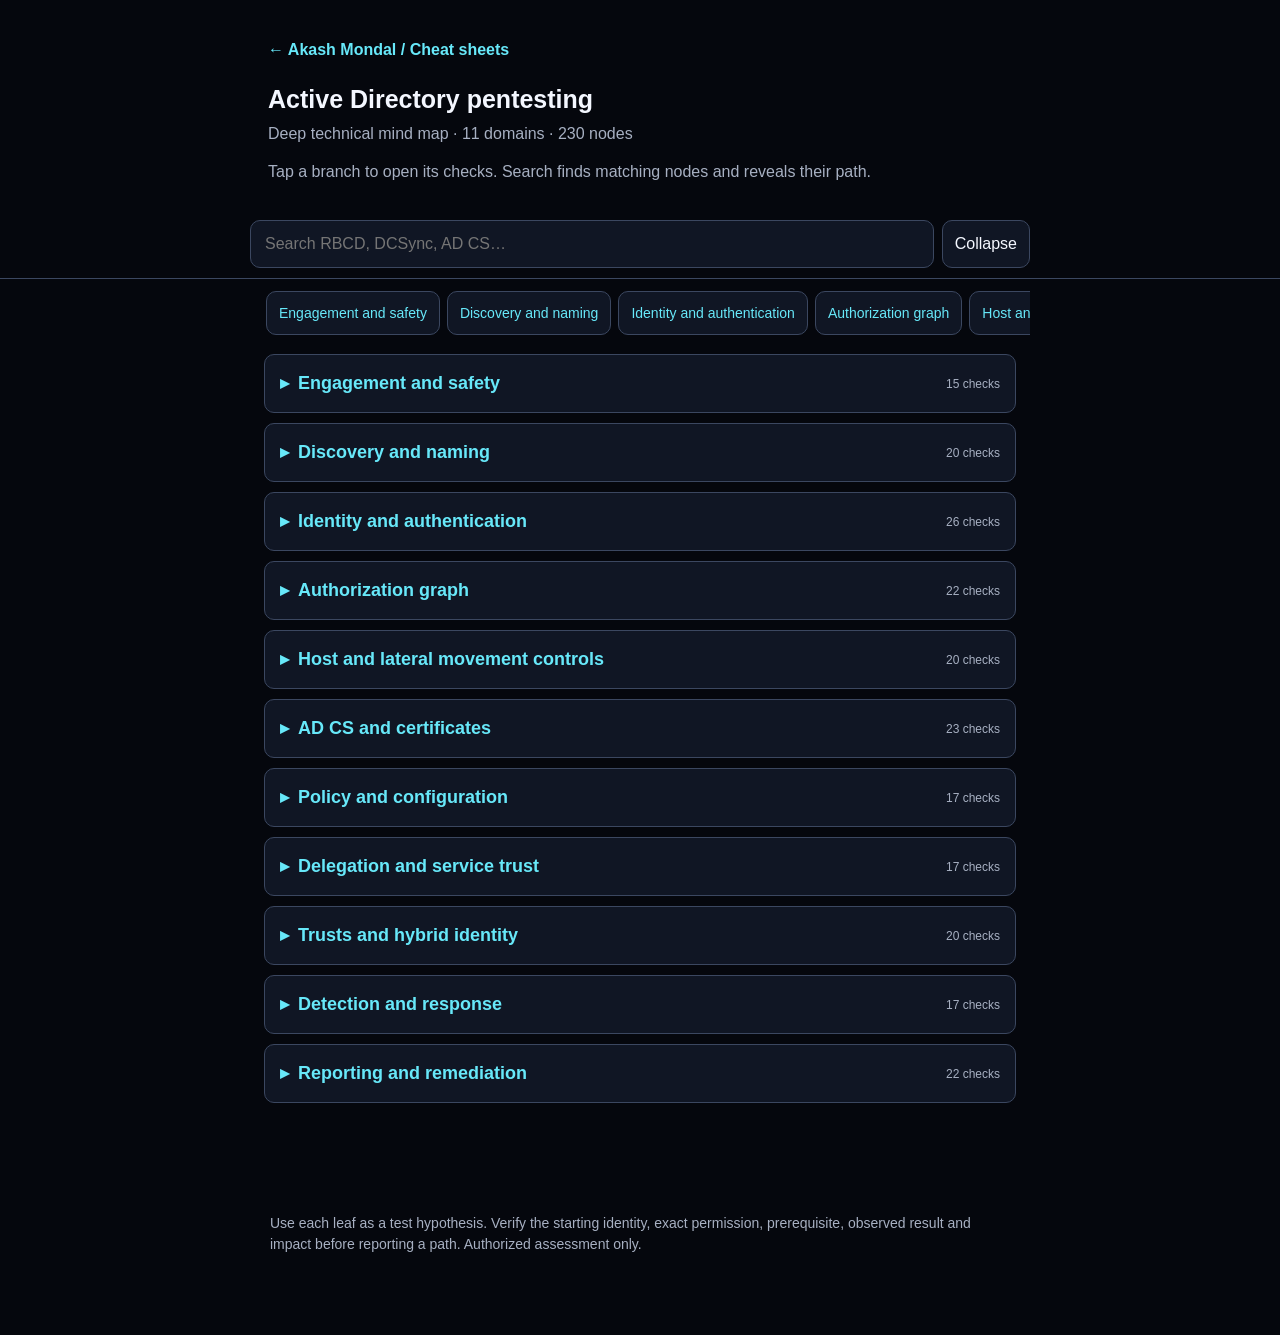
<file: cheatsheets/ad-pentesting.html>
<!doctype html><html lang="en"><head><meta charset="utf-8"><meta name="viewport" content="width=device-width,initial-scale=1,viewport-fit=cover"><meta name="theme-color" content="#0b1220"><title>AD Pentesting Cheat Sheet — Akash Mondal</title><meta name="description" content="A deep, searchable Active Directory pentesting mind map covering identity, delegation, AD CS, hybrid identity, detection and reporting."><link rel="icon" type="image/svg+xml" href="../assets/favicon.svg"><style>
:root{color-scheme:dark;--bg:#05070d;--surface:#101624;--raised:#18243a;--ink:#f4f7ff;--muted:#a7b0c2;--accent:#67e8f9;--line:#3b4760}*{box-sizing:border-box}body{margin:0;background:var(--bg);color:var(--ink);font:16px/1.5 -apple-system,BlinkMacSystemFont,'Segoe UI',sans-serif}header{padding:28px 18px 12px;max-width:780px;margin:auto}h1{font-size:25px;line-height:1.2;margin:0 0 8px}p{color:var(--muted);margin:0 0 14px}.controls{position:sticky;top:0;z-index:3;background:var(--bg);padding:10px 14px;border-bottom:1px solid var(--line)}.controls-inner{max-width:780px;margin:auto;display:flex;gap:8px}input{min-width:0;flex:1;font:inherit;padding:11px 14px;border:1px solid var(--line);border-radius:10px;background:var(--surface);color:var(--ink)}button{font:inherit;cursor:pointer;border:1px solid var(--line);border-radius:10px;background:var(--surface);color:var(--ink);min-height:44px;padding:8px 12px}button:focus-visible,summary:focus-visible,input:focus-visible{outline:3px solid var(--accent);outline-offset:2px}nav{display:flex;gap:7px;overflow-x:auto;padding:12px 16px;max-width:780px;margin:auto;scrollbar-width:thin}nav button{white-space:nowrap;color:var(--accent);font-size:14px}main{max-width:780px;margin:auto;padding:0 14px 80px}section{scroll-margin-top:88px;margin:0 0 10px}ul{list-style:none;margin:0;padding:0}.top>li{margin-bottom:10px}details{border:1px solid var(--line);border-radius:10px;background:var(--surface);margin:7px 0;overflow:hidden}details details{margin:8px 0 8px 14px;background:var(--raised)}summary{display:flex;align-items:center;justify-content:space-between;gap:12px;padding:12px 13px;min-height:48px;cursor:pointer;font-weight:600}summary::marker{content:''}summary::-webkit-details-marker{display:none}summary span:before{content:'▸';display:inline-block;color:var(--accent);margin-right:9px}details[open]>summary span:before{transform:rotate(90deg)}summary small{color:var(--muted);white-space:nowrap;font-size:12px;font-weight:400}details>ul{padding:0 10px 9px 2px;border-top:1px solid var(--line)}.major>summary{font-size:18px;color:var(--accent);padding:15px}.leaf{padding:9px 10px 9px 24px;margin-left:14px;border-left:2px solid var(--line);overflow-wrap:anywhere}.leaf:before{content:'•';color:var(--accent);margin-right:9px}.hidden{display:none!important}#empty{display:none;padding:20px;color:var(--muted)}footer{max-width:780px;margin:0 auto 60px;padding:20px;color:var(--muted);font-size:14px}@media(max-width:400px){.controls-inner button{font-size:13px;padding:8px}}
 .site-back{display:inline-flex;align-items:center;color:var(--accent);font-weight:600;text-decoration:none;min-height:44px;margin-bottom:12px}.site-back:hover{text-decoration:underline}@media(prefers-reduced-motion:reduce){*,*::before,*::after{scroll-behavior:auto!important;transition:none!important}} </style></head><body><header><a class="site-back" href="../index.html#cheatsheets">← Akash Mondal / Cheat sheets</a><h1>Active Directory pentesting</h1><p>Deep technical mind map · 11 domains · 230 nodes</p><p>Tap a branch to open its checks. Search finds matching nodes and reveals their path.</p></header><div class="controls"><div class="controls-inner"><input id="search" type="search" placeholder="Search RBCD, DCSync, AD CS…" aria-label="Search map"><button id="close" type="button">Collapse</button></div></div><nav aria-label="Jump to domain"><button type="button" data-target="b0">Engagement and safety</button><button type="button" data-target="b1">Discovery and naming</button><button type="button" data-target="b2">Identity and authentication</button><button type="button" data-target="b3">Authorization graph</button><button type="button" data-target="b4">Host and lateral movement controls</button><button type="button" data-target="b5">AD CS and certificates</button><button type="button" data-target="b6">Policy and configuration</button><button type="button" data-target="b7">Delegation and service trust</button><button type="button" data-target="b8">Trusts and hybrid identity</button><button type="button" data-target="b9">Detection and response</button><button type="button" data-target="b10">Reporting and remediation</button></nav><main id="tree"><section id="b0" aria-label="Engagement and safety"><ul class="top"><li><details class="branch major"><summary><span>Engagement and safety</span><small>15 checks</small></summary><ul><li><details class="branch"><summary><span>Scope</span><small>4 checks</small></summary><ul><li class="leaf">Forests domains trusts and tenants</li><li class="leaf">Approved subnets hosts DCs and certificate authorities</li><li class="leaf">User supplied identities and permission levels</li><li class="leaf">Excluded assets and production constraints</li></ul></details></li><li><details class="branch"><summary><span>Rules of engagement</span><small>4 checks</small></summary><ul><li class="leaf">Time windows rate limits and lockout thresholds</li><li class="leaf">Password spraying approval and stop conditions</li><li class="leaf">No disruptive replication or directory changes without approval</li><li class="leaf">Evidence retention and sensitive data handling</li></ul></details></li><li><details class="branch"><summary><span>Baseline</span><small>4 checks</small></summary><ul><li class="leaf">DC and DNS inventory</li><li class="leaf">Domain and forest functional levels</li><li class="leaf">Domain controllers sites and replication topology</li><li class="leaf">Identity source and sync architecture</li></ul></details></li></ul></details></li></ul></section><section id="b1" aria-label="Discovery and naming"><ul class="top"><li><details class="branch major"><summary><span>Discovery and naming</span><small>20 checks</small></summary><ul><li><details class="branch"><summary><span>DNS</span><small>3 checks</small></summary><ul><li class="leaf">SRV records _ldap _kerberos _gc _kpasswd</li><li class="leaf">Domain controller and global catalog resolution</li><li class="leaf">Forward reverse zones and dynamic update policy</li></ul></details></li><li><details class="branch"><summary><span>LDAP and directory</span><small>4 checks</small></summary><ul><li class="leaf">RootDSE defaultNamingContext and configurationNamingContext</li><li class="leaf">Users groups computers OUs and GPO links</li><li class="leaf">privileged groups and protected objects</li><li class="leaf">ACL inheritance and AdminSDHolder exposure</li></ul></details></li><li><details class="branch"><summary><span>SMB RPC and endpoint exposure</span><small>3 checks</small></summary><ul><li class="leaf">SMB signing and guest or anonymous access</li><li class="leaf">Named pipes RPC endpoints and spooler status</li><li class="leaf">LDAP signing channel binding and LDAPS</li></ul></details></li><li><details class="branch"><summary><span>Trusts</span><small>3 checks</small></summary><ul><li class="leaf">Parent child external forest and shortcut trusts</li><li class="leaf">Direction transitivity SID filtering and selective authentication</li><li class="leaf">Cross forest name suffix routing</li></ul></details></li><li><details class="branch"><summary><span>Evidence</span><small>2 checks</small></summary><ul><li class="leaf">Capture source identity target timestamp and query</li><li class="leaf">Distinguish reachable service from exploitable weakness</li></ul></details></li></ul></details></li></ul></section><section id="b2" aria-label="Identity and authentication"><ul class="top"><li><details class="branch major"><summary><span>Identity and authentication</span><small>26 checks</small></summary><ul><li><details class="branch"><summary><span>Account hygiene</span><small>3 checks</small></summary><ul><li class="leaf">Disabled stale inactive and never expiring accounts</li><li class="leaf">Password policy fine grained policies and lockout</li><li class="leaf">Service accounts gMSA and managed secrets</li></ul></details></li><li><details class="branch"><summary><span>Kerberos</span><small>6 checks</small></summary><ul><li class="leaf">SPN uniqueness and service account privilege</li><li class="leaf">Preauthentication disabled AS REP roast exposure</li><li class="leaf">Kerberoastable SPNs and password strength context</li><li class="leaf">Delegation flags and S4U permissions</li><li class="leaf">PKINIT and certificate based authentication</li><li class="leaf">Ticket lifetimes PAC validation and encryption types</li></ul></details></li><li><details class="branch"><summary><span>NTLM</span><small>3 checks</small></summary><ul><li class="leaf">NTLMv1 allowance and NTLM audit policy</li><li class="leaf">Restrict NTLM and exception inventory</li><li class="leaf">LMCompatibilityLevel and legacy dependencies</li></ul></details></li><li><details class="branch"><summary><span>Sessions</span><small>3 checks</small></summary><ul><li class="leaf">Privileged logons on workstations and servers</li><li class="leaf">Credential Guard LSASS protections and Remote Credential Guard</li><li class="leaf">Cached credentials and interactive logon restrictions</li></ul></details></li><li><details class="branch"><summary><span>Credential lifecycle</span><small>3 checks</small></summary><ul><li class="leaf">Local admin password rotation and LAPS ACLs</li><li class="leaf">Password reset and help desk verification</li><li class="leaf">Break glass accounts and recovery custody</li></ul></details></li><li><details class="branch"><summary><span>Validation</span><small>2 checks</small></summary><ul><li class="leaf">Controlled authentication without lockout</li><li class="leaf">No bulk password guessing without explicit approval</li></ul></details></li></ul></details></li></ul></section><section id="b3" aria-label="Authorization graph"><ul class="top"><li><details class="branch major"><summary><span>Authorization graph</span><small>22 checks</small></summary><ul><li><details class="branch"><summary><span>Principals</span><small>3 checks</small></summary><ul><li class="leaf">Users groups computers managed service accounts</li><li class="leaf">Nested group memberships and foreign security principals</li><li class="leaf">SIDHistory and primary group edge cases</li></ul></details></li><li><details class="branch"><summary><span>Object rights</span><small>4 checks</small></summary><ul><li class="leaf">GenericAll GenericWrite WriteDacl WriteOwner</li><li class="leaf">AddMember ForceChangePassword and self membership</li><li class="leaf">WriteProperty validated writes and property sets</li><li class="leaf">Inherited ACEs object types and effective access</li></ul></details></li><li><details class="branch"><summary><span>Domain rights</span><small>4 checks</small></summary><ul><li class="leaf">DS Replication Get Changes</li><li class="leaf">DS Replication Get Changes All</li><li class="leaf">DS Replication Get Changes In Filtered Set</li><li class="leaf">DCSync eligibility and protected principals</li></ul></details></li><li><details class="branch"><summary><span>High value targets</span><small>3 checks</small></summary><ul><li class="leaf">Domain Admins Enterprise Admins and Administrators</li><li class="leaf">Domain Controllers and AdminSDHolder</li><li class="leaf">GPOs CAs template objects and sync identities</li></ul></details></li><li><details class="branch"><summary><span>Path verification</span><small>3 checks</small></summary><ul><li class="leaf">Prove every edge in an attack path</li><li class="leaf">Verify current ACL and effective principal</li><li class="leaf">Separate theoretical path from tested impact</li></ul></details></li></ul></details></li></ul></section><section id="b4" aria-label="Host and lateral movement controls"><ul class="top"><li><details class="branch major"><summary><span>Host and lateral movement controls</span><small>20 checks</small></summary><ul><li><details class="branch"><summary><span>Workstations</span><small>3 checks</small></summary><ul><li class="leaf">Local administrators and LAPS coverage</li><li class="leaf">Logged on admin accounts and tier violations</li><li class="leaf">Remote management exposure RDP WinRM SMB WMI</li></ul></details></li><li><details class="branch"><summary><span>Servers</span><small>3 checks</small></summary><ul><li class="leaf">Service permissions scheduled tasks and local groups</li><li class="leaf">Patch level unsupported OS and EDR policy</li><li class="leaf">SMB shares with write execute or sensitive data</li></ul></details></li><li><details class="branch"><summary><span>Domain controllers</span><small>3 checks</small></summary><ul><li class="leaf">Interactive logon restrictions</li><li class="leaf">Print spooler and unnecessary services</li><li class="leaf">Backup operator and server operator paths</li></ul></details></li><li><details class="branch"><summary><span>Relay conditions</span><small>4 checks</small></summary><ul><li class="leaf">SMB signing requirements</li><li class="leaf">LDAP signing and channel binding</li><li class="leaf">Web enrollment HTTP and authentication behavior</li><li class="leaf">Coercion surface and protocol compatibility</li></ul></details></li><li><details class="branch"><summary><span>Evidence</span><small>2 checks</small></summary><ul><li class="leaf">Document reachable path without unnecessary execution</li><li class="leaf">Separate credential exposure from lateral access</li></ul></details></li></ul></details></li></ul></section><section id="b5" aria-label="AD CS and certificates"><ul class="top"><li><details class="branch major"><summary><span>AD CS and certificates</span><small>23 checks</small></summary><ul><li><details class="branch"><summary><span>CA inventory</span><small>3 checks</small></summary><ul><li class="leaf">Enterprise versus standalone CAs</li><li class="leaf">Issuing roots trust chains and enrollment endpoints</li><li class="leaf">HTTP web enrollment and HTTPS protection</li></ul></details></li><li><details class="branch"><summary><span>Template properties</span><small>6 checks</small></summary><ul><li class="leaf">Enrollment rights and issuance requirements</li><li class="leaf">Client authentication and any purpose EKUs</li><li class="leaf">Subject name supply and SAN controls</li><li class="leaf">Manager approval and authorized signatures</li><li class="leaf">Enrollment agent restrictions</li><li class="leaf">Template ACL write and ownership rights</li></ul></details></li><li><details class="branch"><summary><span>Certificate mapping</span><small>3 checks</small></summary><ul><li class="leaf">Strong mapping policy and KDC configuration</li><li class="leaf">UPN SAN SID extension and explicit mapping</li><li class="leaf">Issuance to disabled or privileged principals</li></ul></details></li><li><details class="branch"><summary><span>CA privileges</span><small>3 checks</small></summary><ul><li class="leaf">ManageCA and ManageCertificates assignment</li><li class="leaf">CA configuration and edit flags</li><li class="leaf">Certificate and private key backup custody</li></ul></details></li><li><details class="branch"><summary><span>Validation</span><small>3 checks</small></summary><ul><li class="leaf">Map misconfiguration to allowed enrollee and target identity</li><li class="leaf">Verify issuance prerequisites and authentication consequence</li><li class="leaf">Avoid issuing privileged certs without approval</li></ul></details></li></ul></details></li></ul></section><section id="b6" aria-label="Policy and configuration"><ul class="top"><li><details class="branch major"><summary><span>Policy and configuration</span><small>17 checks</small></summary><ul><li><details class="branch"><summary><span>GPO structure</span><small>3 checks</small></summary><ul><li class="leaf">OU links inheritance enforcement and block inheritance</li><li class="leaf">Security filtering WMI filters and link order</li><li class="leaf">Delegated GPO edit and link permissions</li></ul></details></li><li><details class="branch"><summary><span>GPO impact</span><small>3 checks</small></summary><ul><li class="leaf">Local groups and user rights assignments</li><li class="leaf">Startup scripts scheduled tasks and software deployment</li><li class="leaf">Security baselines firewall Defender and PowerShell controls</li></ul></details></li><li><details class="branch"><summary><span>SYSVOL and shares</span><small>3 checks</small></summary><ul><li class="leaf">Readable scripts credentials and preference artifacts</li><li class="leaf">ACLs on policy files and script locations</li><li class="leaf">DFS replication consistency</li></ul></details></li><li><details class="branch"><summary><span>Directory configuration</span><small>4 checks</small></summary><ul><li class="leaf">MachineAccountQuota and computer creation rights</li><li class="leaf">DNS update permissions and stale records</li><li class="leaf">RBCD attributes on computer objects</li><li class="leaf">Protected Users group and authentication silos</li></ul></details></li></ul></details></li></ul></section><section id="b7" aria-label="Delegation and service trust"><ul class="top"><li><details class="branch major"><summary><span>Delegation and service trust</span><small>17 checks</small></summary><ul><li><details class="branch"><summary><span>Unconstrained delegation</span><small>1 checks</small></summary><ul><li class="leaf">Accounts computers and privileged ticket exposure</li></ul></details></li><li><details class="branch"><summary><span>Constrained delegation</span><small>2 checks</small></summary><ul><li class="leaf">TrustedToAuthForDelegation and SPN targets</li><li class="leaf">Protocol transition versus Kerberos only</li></ul></details></li><li><details class="branch"><summary><span>Resource based constrained delegation</span><small>3 checks</small></summary><ul><li class="leaf">msDS-AllowedToActOnBehalfOfOtherIdentity</li><li class="leaf">Who may write the target computer attribute</li><li class="leaf">Computer creation and ownership preconditions</li></ul></details></li><li><details class="branch"><summary><span>Service accounts</span><small>3 checks</small></summary><ul><li class="leaf">SPN hygiene and account isolation</li><li class="leaf">gMSA retrieval principals and host scope</li><li class="leaf">Privileged service logons and credential reuse</li></ul></details></li><li><details class="branch"><summary><span>Decision test</span><small>3 checks</small></summary><ul><li class="leaf">Does the principal control the delegation setting</li><li class="leaf">Can it authenticate to the target service</li><li class="leaf">What identity and service are actually reachable</li></ul></details></li></ul></details></li></ul></section><section id="b8" aria-label="Trusts and hybrid identity"><ul class="top"><li><details class="branch major"><summary><span>Trusts and hybrid identity</span><small>20 checks</small></summary><ul><li><details class="branch"><summary><span>Forest and domain trusts</span><small>3 checks</small></summary><ul><li class="leaf">SID filtering quarantine and selective authentication</li><li class="leaf">Trusted domain object rights and trust account handling</li><li class="leaf">Cross boundary admin groups and ACLs</li></ul></details></li><li><details class="branch"><summary><span>Entra Connect or Cloud Sync</span><small>4 checks</small></summary><ul><li class="leaf">Sync server privilege and credential storage</li><li class="leaf">Directory sync account permissions</li><li class="leaf">Password hash sync pass through auth federation</li><li class="leaf">Source of authority and writeback scope</li></ul></details></li><li><details class="branch"><summary><span>Hybrid authentication</span><small>3 checks</small></summary><ul><li class="leaf">Seamless SSO key ownership</li><li class="leaf">Federation signing keys and certificate lifecycle</li><li class="leaf">Cloud role assignment to synced identities</li></ul></details></li><li><details class="branch"><summary><span>Entra paths</span><small>3 checks</small></summary><ul><li class="leaf">Conditional Access MFA and legacy protocols</li><li class="leaf">Privileged Identity Management and service principals</li><li class="leaf">App permissions consent and workload identities</li></ul></details></li><li><details class="branch"><summary><span>Boundary proof</span><small>2 checks</small></summary><ul><li class="leaf">Confirm whether an on premises path reaches cloud roles</li><li class="leaf">Confirm whether a cloud identity can modify AD objects</li></ul></details></li></ul></details></li></ul></section><section id="b9" aria-label="Detection and response"><ul class="top"><li><details class="branch major"><summary><span>Detection and response</span><small>17 checks</small></summary><ul><li><details class="branch"><summary><span>Identity telemetry</span><small>4 checks</small></summary><ul><li class="leaf">DC security events and Kerberos failures</li><li class="leaf">Directory service changes and replication rights use</li><li class="leaf">AD CS issuance and template changes</li><li class="leaf">NTLM audit LDAP binding and SMB activity</li></ul></details></li><li><details class="branch"><summary><span>Endpoint telemetry</span><small>3 checks</small></summary><ul><li class="leaf">Privileged process lineage and remote logons</li><li class="leaf">Service creation and scheduled task changes</li><li class="leaf">LSASS access alerts and tamper signals</li></ul></details></li><li><details class="branch"><summary><span>Correlation</span><small>3 checks</small></summary><ul><li class="leaf">User host service logon type and source IP</li><li class="leaf">Link authentication graph to subsequent endpoint actions</li><li class="leaf">Tune for authorized test traffic and SOC notification</li></ul></details></li><li><details class="branch"><summary><span>Test outcomes</span><small>3 checks</small></summary><ul><li class="leaf">Was activity logged</li><li class="leaf">Was alert delivered and triaged</li><li class="leaf">Was response within agreed window</li></ul></details></li></ul></details></li></ul></section><section id="b10" aria-label="Reporting and remediation"><ul class="top"><li><details class="branch major"><summary><span>Reporting and remediation</span><small>22 checks</small></summary><ul><li><details class="branch"><summary><span>Finding record</span><small>5 checks</small></summary><ul><li class="leaf">Asset principal and exact object</li><li class="leaf">Prerequisites and reproducible evidence</li><li class="leaf">Demonstrated access versus theoretical reachability</li><li class="leaf">Business impact and blast radius</li><li class="leaf">Detection visibility and compensating controls</li></ul></details></li><li><details class="branch"><summary><span>Prioritization</span><small>4 checks</small></summary><ul><li class="leaf">Exploitability with current permissions</li><li class="leaf">Attack path length and exposure</li><li class="leaf">Credential and privilege value</li><li class="leaf">Operational cost of remediation</li></ul></details></li><li><details class="branch"><summary><span>Fix patterns</span><small>6 checks</small></summary><ul><li class="leaf">Least privilege for ACLs and groups</li><li class="leaf">Tiering and protected admin logons</li><li class="leaf">LDAP SMB and NTLM hardening after compatibility testing</li><li class="leaf">Template and CA governance</li><li class="leaf">Remove unnecessary delegation and stale SPNs</li><li class="leaf">Rotate exposed credentials and validate sessions</li></ul></details></li><li><details class="branch"><summary><span>Retest</span><small>3 checks</small></summary><ul><li class="leaf">Confirm object state and effective rights</li><li class="leaf">Re-run safe access checks</li><li class="leaf">Verify alerts and regression coverage</li></ul></details></li></ul></details></li></ul></section><div id="empty">No matching checks.</div></main><footer>Use each leaf as a test hypothesis. Verify the starting identity, exact permission, prerequisite, observed result and impact before reporting a path. Authorized assessment only.</footer><script>
const input=document.querySelector('#search'),sections=[...document.querySelectorAll('main section')];document.querySelector('#close').onclick=()=>{input.value='';document.querySelectorAll('details').forEach(d=>d.open=false);document.querySelectorAll('.hidden').forEach(e=>e.classList.remove('hidden'));document.querySelector('#empty').style.display='none'};document.querySelectorAll('nav button').forEach(b=>b.onclick=()=>{let target=document.getElementById(b.dataset.target);target.querySelector('.major').open=true;target.scrollIntoView({behavior:'smooth',block:'start'})});input.addEventListener('input',()=>{let q=input.value.trim().toLocaleLowerCase(),found=0;sections.forEach(section=>{let major=section.querySelector('.major'),majorMatch=major.querySelector(':scope > summary span').textContent.toLocaleLowerCase().includes(q);let groupMatch=false;section.querySelectorAll('details:not(.major)').forEach(d=>{let selfMatch=d.querySelector(':scope > summary span').textContent.toLocaleLowerCase().includes(q),leafs=[...d.querySelectorAll(':scope > ul > .leaf')];leafs.forEach(l=>l.classList.toggle('hidden',!!q&&!majorMatch&&!selfMatch&&!l.textContent.toLocaleLowerCase().includes(q)));let childVisible=[...d.querySelectorAll(':scope > ul > li')].some(li=>!li.classList.contains('hidden'));d.parentElement.classList.toggle('hidden',!!q&&!majorMatch&&!selfMatch&&!childVisible);if(q&&childVisible)d.open=true;if(childVisible)groupMatch=true});section.classList.toggle('hidden',!!q&&!majorMatch&&!groupMatch);if(!section.classList.contains('hidden')){found++;if(q)major.open=true}});document.querySelector('#empty').style.display=found?'none':'block'});
</script></body></html>
</file>
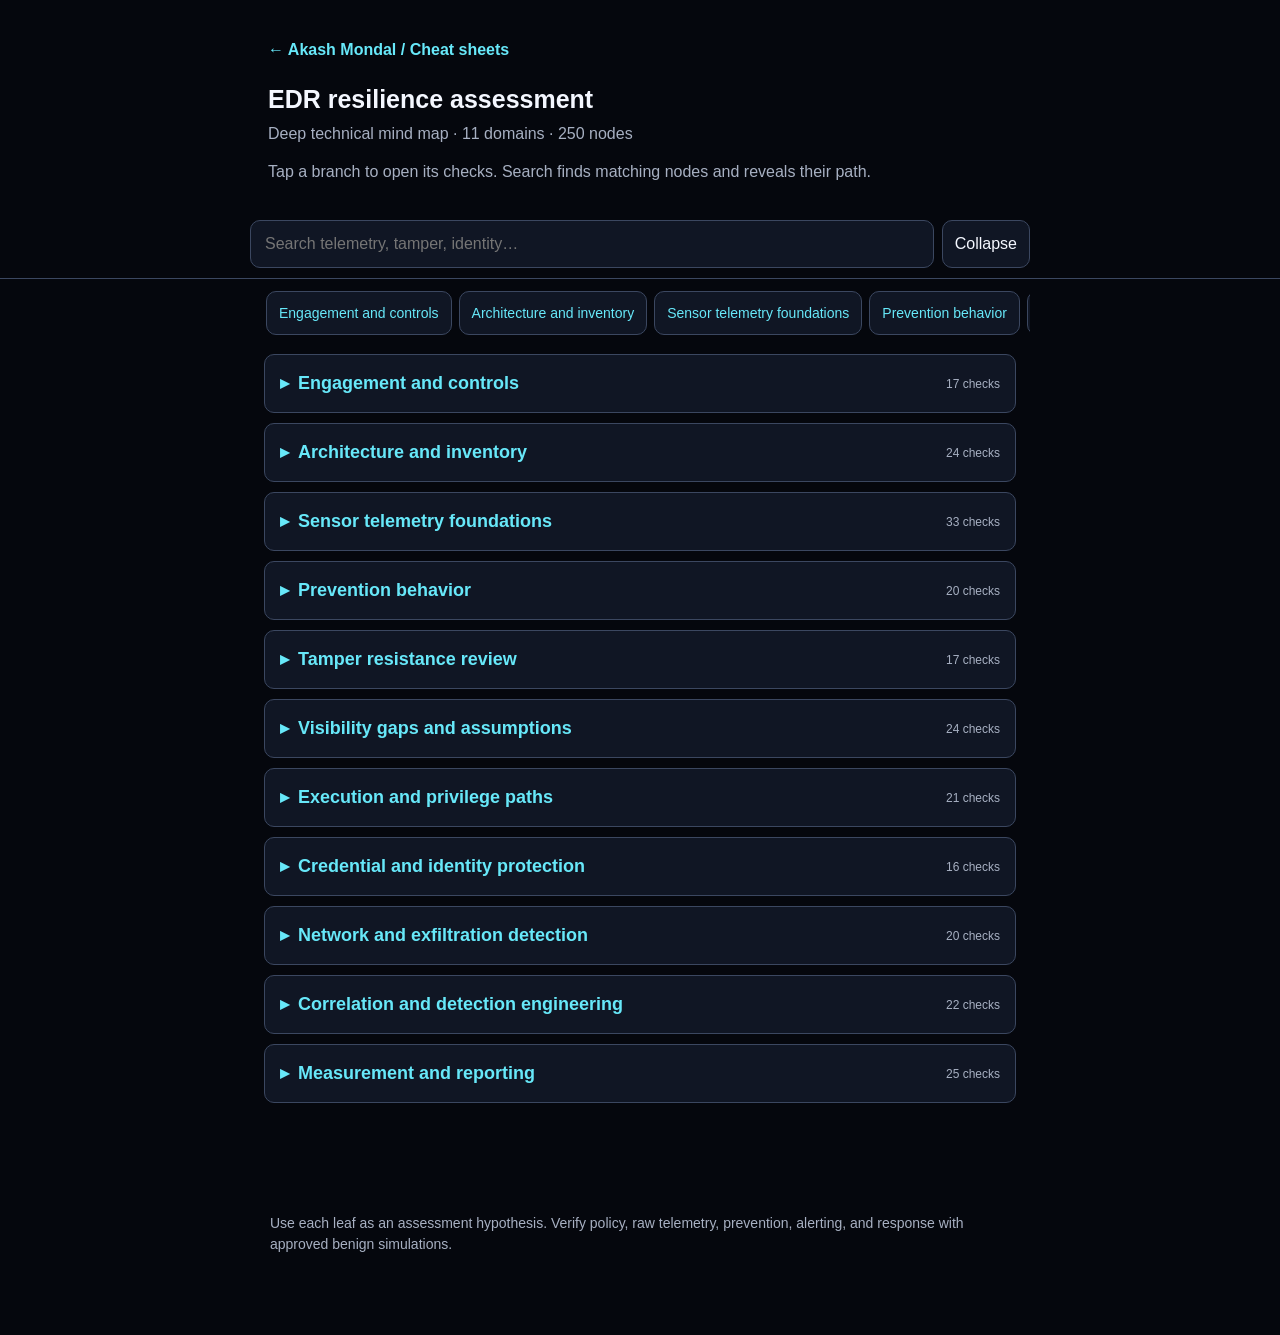
<file: cheatsheets/edr-assessment.html>
<!doctype html><html lang="en"><head><meta charset="utf-8"><meta name="viewport" content="width=device-width,initial-scale=1,viewport-fit=cover"><meta name="theme-color" content="#0b1220"><title>EDR Assessment Cheat Sheet — Akash Mondal</title><meta name="description" content="A deep searchable EDR resilience assessment map covering sensor health, telemetry, tamper resistance, prevention and detection validation."><link rel="icon" type="image/svg+xml" href="../assets/favicon.svg"><style>
:root{color-scheme:dark;--bg:#05070d;--surface:#101624;--raised:#18243a;--ink:#f4f7ff;--muted:#a7b0c2;--accent:#67e8f9;--line:#3b4760}*{box-sizing:border-box}body{margin:0;background:var(--bg);color:var(--ink);font:16px/1.5 -apple-system,BlinkMacSystemFont,'Segoe UI',sans-serif}header{padding:28px 18px 12px;max-width:780px;margin:auto}h1{font-size:25px;line-height:1.2;margin:0 0 8px}p{color:var(--muted);margin:0 0 14px}.controls{position:sticky;top:0;z-index:3;background:var(--bg);padding:10px 14px;border-bottom:1px solid var(--line)}.controls-inner{max-width:780px;margin:auto;display:flex;gap:8px}input{min-width:0;flex:1;font:inherit;padding:11px 14px;border:1px solid var(--line);border-radius:10px;background:var(--surface);color:var(--ink)}button{font:inherit;cursor:pointer;border:1px solid var(--line);border-radius:10px;background:var(--surface);color:var(--ink);min-height:44px;padding:8px 12px}button:focus-visible,summary:focus-visible,input:focus-visible{outline:3px solid var(--accent);outline-offset:2px}nav{display:flex;gap:7px;overflow-x:auto;padding:12px 16px;max-width:780px;margin:auto;scrollbar-width:thin}nav button{white-space:nowrap;color:var(--accent);font-size:14px}main{max-width:780px;margin:auto;padding:0 14px 80px}section{scroll-margin-top:88px;margin:0 0 10px}ul{list-style:none;margin:0;padding:0}.top>li{margin-bottom:10px}details{border:1px solid var(--line);border-radius:10px;background:var(--surface);margin:7px 0;overflow:hidden}details details{margin:8px 0 8px 14px;background:var(--raised)}summary{display:flex;align-items:center;justify-content:space-between;gap:12px;padding:12px 13px;min-height:48px;cursor:pointer;font-weight:600}summary::marker{content:''}summary::-webkit-details-marker{display:none}summary span:before{content:'▸';display:inline-block;color:var(--accent);margin-right:9px}details[open]>summary span:before{transform:rotate(90deg)}summary small{color:var(--muted);white-space:nowrap;font-size:12px;font-weight:400}details>ul{padding:0 10px 9px 2px;border-top:1px solid var(--line)}.major>summary{font-size:18px;color:var(--accent);padding:15px}.leaf{padding:9px 10px 9px 24px;margin-left:14px;border-left:2px solid var(--line);overflow-wrap:anywhere}.leaf:before{content:'•';color:var(--accent);margin-right:9px}.hidden{display:none!important}#empty{display:none;padding:20px;color:var(--muted)}footer{max-width:780px;margin:0 auto 60px;padding:20px;color:var(--muted);font-size:14px}@media(max-width:400px){.controls-inner button{font-size:13px;padding:8px}}
 .site-back{display:inline-flex;align-items:center;color:var(--accent);font-weight:600;text-decoration:none;min-height:44px;margin-bottom:12px}.site-back:hover{text-decoration:underline}@media(prefers-reduced-motion:reduce){*,*::before,*::after{scroll-behavior:auto!important;transition:none!important}} </style></head><body><header><a class="site-back" href="../index.html#cheatsheets">← Akash Mondal / Cheat sheets</a><h1>EDR resilience assessment</h1><p>Deep technical mind map · 11 domains · 250 nodes</p><p>Tap a branch to open its checks. Search finds matching nodes and reveals their path.</p></header><div class="controls"><div class="controls-inner"><input id="search" type="search" placeholder="Search telemetry, tamper, identity…" aria-label="Search map"><button id="close" type="button">Collapse</button></div></div><nav aria-label="Jump to domain"><button type="button" data-target="b0">Engagement and controls</button><button type="button" data-target="b1">Architecture and inventory</button><button type="button" data-target="b2">Sensor telemetry foundations</button><button type="button" data-target="b3">Prevention behavior</button><button type="button" data-target="b4">Tamper resistance review</button><button type="button" data-target="b5">Visibility gaps and assumptions</button><button type="button" data-target="b6">Execution and privilege paths</button><button type="button" data-target="b7">Credential and identity protection</button><button type="button" data-target="b8">Network and exfiltration detection</button><button type="button" data-target="b9">Correlation and detection engineering</button><button type="button" data-target="b10">Measurement and reporting</button></nav><main id="tree"><section id="b0" aria-label="Engagement and controls"><ul class="top"><li><details class="branch major"><summary><span>Engagement and controls</span><small>17 checks</small></summary><ul><li><details class="branch"><summary><span>Scope</span><small>5 checks</small></summary><ul><li class="leaf">Endpoint groups OS builds and sensor versions</li><li class="leaf">Production versus test hosts</li><li class="leaf">EDR tenant policy assignments</li><li class="leaf">Allowed identities and privilege levels</li><li class="leaf">Approved simulation and exclusion boundaries</li></ul></details></li><li><details class="branch"><summary><span>Safety</span><small>5 checks</small></summary><ul><li class="leaf">Change window and contact tree</li><li class="leaf">Isolation and rollback owner</li><li class="leaf">Restore point and host health baseline</li><li class="leaf">Data collection and privacy rules</li><li class="leaf">Abort conditions for performance or outages</li></ul></details></li><li><details class="branch"><summary><span>Success criteria</span><small>4 checks</small></summary><ul><li class="leaf">Prevented alerted logged and investigated</li><li class="leaf">Maximum time to alert and triage</li><li class="leaf">Expected host process and identity context</li><li class="leaf">Reproducibility across policy groups</li></ul></details></li></ul></details></li></ul></section><section id="b1" aria-label="Architecture and inventory"><ul class="top"><li><details class="branch major"><summary><span>Architecture and inventory</span><small>24 checks</small></summary><ul><li><details class="branch"><summary><span>Sensor deployment</span><small>4 checks</small></summary><ul><li class="leaf">Installed active healthy and reporting</li><li class="leaf">Version update channel and content version</li><li class="leaf">Sensor services and kernel components</li><li class="leaf">Reboot pending and update state</li></ul></details></li><li><details class="branch"><summary><span>Coverage</span><small>4 checks</small></summary><ul><li class="leaf">Windows macOS Linux supported versions</li><li class="leaf">Servers workstations and VDI</li><li class="leaf">Cloud virtual machines and containers</li><li class="leaf">Remote offline and roaming endpoints</li></ul></details></li><li><details class="branch"><summary><span>Control plane</span><small>4 checks</small></summary><ul><li class="leaf">Policy inheritance and precedence</li><li class="leaf">Exceptions exclusions and temporary overrides</li><li class="leaf">RBAC for policy alert and isolate actions</li><li class="leaf">Tenant admin audit and break glass</li></ul></details></li><li><details class="branch"><summary><span>Data pipeline</span><small>4 checks</small></summary><ul><li class="leaf">Event source to sensor to cloud</li><li class="leaf">Proxy TLS and DNS egress dependencies</li><li class="leaf">Offline queue and delivery delay</li><li class="leaf">Retention search and export limits</li></ul></details></li><li><details class="branch"><summary><span>Baseline evidence</span><small>3 checks</small></summary><ul><li class="leaf">Health status host ID last seen policy ID</li><li class="leaf">Clock sync and sensor event timestamps</li><li class="leaf">Known benign process chain sample</li></ul></details></li></ul></details></li></ul></section><section id="b2" aria-label="Sensor telemetry foundations"><ul class="top"><li><details class="branch major"><summary><span>Sensor telemetry foundations</span><small>33 checks</small></summary><ul><li><details class="branch"><summary><span>Process events</span><small>4 checks</small></summary><ul><li class="leaf">Start exit parent and ancestor linkage</li><li class="leaf">Command line path hash and signature</li><li class="leaf">Token integrity level user and session</li><li class="leaf">Process GUID across PID reuse</li></ul></details></li><li><details class="branch"><summary><span>File events</span><small>4 checks</small></summary><ul><li class="leaf">Create modify delete rename and execute</li><li class="leaf">Path hash signer origin and zone marker</li><li class="leaf">Archive extraction and staged files</li><li class="leaf">Network share and removable media writes</li></ul></details></li><li><details class="branch"><summary><span>Registry and configuration</span><small>3 checks</small></summary><ul><li class="leaf">Autoruns services and scheduled tasks</li><li class="leaf">Security policy and logging changes</li><li class="leaf">Drivers and protected configuration</li></ul></details></li><li><details class="branch"><summary><span>Memory signals</span><small>4 checks</small></summary><ul><li class="leaf">Cross process handle access</li><li class="leaf">Remote thread and memory allocation signals</li><li class="leaf">Unusual executable memory transitions</li><li class="leaf">Module loads and signer provenance</li></ul></details></li><li><details class="branch"><summary><span>Network signals</span><small>4 checks</small></summary><ul><li class="leaf">DNS request response and correlation</li><li class="leaf">Destination IP SNI URL and protocol</li><li class="leaf">Process to connection attribution</li><li class="leaf">Proxy VPN and encrypted traffic visibility</li></ul></details></li><li><details class="branch"><summary><span>Identity signals</span><small>3 checks</small></summary><ul><li class="leaf">Interactive remote and service logons</li><li class="leaf">Token privilege changes and elevation</li><li class="leaf">Account group and credential events</li></ul></details></li><li><details class="branch"><summary><span>Script and interpreter</span><small>4 checks</small></summary><ul><li class="leaf">PowerShell script block and module context</li><li class="leaf">Windows Script Host and HTA visibility</li><li class="leaf">Python shell and runtime attribution</li><li class="leaf">Child process and network correlation</li></ul></details></li></ul></details></li></ul></section><section id="b3" aria-label="Prevention behavior"><ul class="top"><li><details class="branch major"><summary><span>Prevention behavior</span><small>20 checks</small></summary><ul><li><details class="branch"><summary><span>Malware protection</span><small>4 checks</small></summary><ul><li class="leaf">Signature cloud reputation and behavior stages</li><li class="leaf">On write on execute and post execution timing</li><li class="leaf">Offline decisions and cloud availability</li><li class="leaf">Quarantine and remediation outcome</li></ul></details></li><li><details class="branch"><summary><span>Attack surface controls</span><small>4 checks</small></summary><ul><li class="leaf">Script control application control and macro policy</li><li class="leaf">Exploit mitigation policy coverage</li><li class="leaf">Browser download and attachment origin</li><li class="leaf">Abuse of trusted tools detection</li></ul></details></li><li><details class="branch"><summary><span>Response controls</span><small>4 checks</small></summary><ul><li class="leaf">Kill process quarantine isolate device</li><li class="leaf">Rollback and host restore capabilities</li><li class="leaf">Credential reset and identity containment handoff</li><li class="leaf">Response latency and operator acknowledgement</li></ul></details></li><li><details class="branch"><summary><span>Policy gaps</span><small>4 checks</small></summary><ul><li class="leaf">Monitor only versus block mode</li><li class="leaf">Device group drift and stale policies</li><li class="leaf">Wildcard path and process exclusions</li><li class="leaf">Developer and server exceptions</li></ul></details></li></ul></details></li></ul></section><section id="b4" aria-label="Tamper resistance review"><ul class="top"><li><details class="branch major"><summary><span>Tamper resistance review</span><small>17 checks</small></summary><ul><li><details class="branch"><summary><span>Privilege boundaries</span><small>3 checks</small></summary><ul><li class="leaf">Standard user versus local administrator</li><li class="leaf">Policy admin versus security admin</li><li class="leaf">Service protection and driver protection</li></ul></details></li><li><details class="branch"><summary><span>Configuration protection</span><small>3 checks</small></summary><ul><li class="leaf">Tamper protection and local override policy</li><li class="leaf">Exclusion change rights and audit trail</li><li class="leaf">Uninstall or repair authorization</li></ul></details></li><li><details class="branch"><summary><span>Sensor availability</span><small>3 checks</small></summary><ul><li class="leaf">Stop restart crash and upgrade behavior</li><li class="leaf">Agent disconnect and heartbeat thresholds</li><li class="leaf">Reboot and safe mode visibility</li></ul></details></li><li><details class="branch"><summary><span>Bounded validation</span><small>4 checks</small></summary><ul><li class="leaf">Approved configuration change in test group</li><li class="leaf">Restore expected policy automatically</li><li class="leaf">Alert and investigate attempted tampering</li><li class="leaf">No forced service disruption in production</li></ul></details></li></ul></details></li></ul></section><section id="b5" aria-label="Visibility gaps and assumptions"><ul class="top"><li><details class="branch major"><summary><span>Visibility gaps and assumptions</span><small>24 checks</small></summary><ul><li><details class="branch"><summary><span>User space versus kernel space</span><small>3 checks</small></summary><ul><li class="leaf">Hook and callback coverage assumptions</li><li class="leaf">Protected processes and platform limitations</li><li class="leaf">Cross architecture and WOW64 behavior</li></ul></details></li><li><details class="branch"><summary><span>Alternate execution surfaces</span><small>4 checks</small></summary><ul><li class="leaf">Signed system utilities</li><li class="leaf">Script hosts and management tools</li><li class="leaf">Office browser and archive paths</li><li class="leaf">Service and scheduled execution</li></ul></details></li><li><details class="branch"><summary><span>Telemetry loss</span><small>4 checks</small></summary><ul><li class="leaf">High event rate sampling and drop metrics</li><li class="leaf">Short lived processes and PID reuse</li><li class="leaf">Network events without process identity</li><li class="leaf">Delayed cloud delivery while offline</li></ul></details></li><li><details class="branch"><summary><span>Content blind spots</span><small>4 checks</small></summary><ul><li class="leaf">Encoded data and nested containers</li><li class="leaf">Encrypted connections and ECH limitations</li><li class="leaf">Command truncation and path normalization</li><li class="leaf">Language and platform coverage differences</li></ul></details></li><li><details class="branch"><summary><span>Test method</span><small>4 checks</small></summary><ul><li class="leaf">Use benign behavior equivalent simulation</li><li class="leaf">Verify raw event before alert expectation</li><li class="leaf">Compare host native logs and EDR records</li><li class="leaf">Record why a gap exists and its blast radius</li></ul></details></li></ul></details></li></ul></section><section id="b6" aria-label="Execution and privilege paths"><ul class="top"><li><details class="branch major"><summary><span>Execution and privilege paths</span><small>21 checks</small></summary><ul><li><details class="branch"><summary><span>Initial execution</span><small>4 checks</small></summary><ul><li class="leaf">Downloaded file from browser</li><li class="leaf">Attachment and extracted archive</li><li class="leaf">User initiated script or binary</li><li class="leaf">Remote management execution</li></ul></details></li><li><details class="branch"><summary><span>Parent child chain</span><small>3 checks</small></summary><ul><li class="leaf">Office or browser spawning interpreter</li><li class="leaf">Service or task spawning shell</li><li class="leaf">Unexpected executable in writable directory</li></ul></details></li><li><details class="branch"><summary><span>Privilege escalation indicators</span><small>3 checks</small></summary><ul><li class="leaf">UAC and token elevation changes</li><li class="leaf">New privileged service or scheduled task</li><li class="leaf">Driver load and signed component context</li></ul></details></li><li><details class="branch"><summary><span>Persistence indicators</span><small>3 checks</small></summary><ul><li class="leaf">Run keys startup folders and services</li><li class="leaf">Task creation modification and execution</li><li class="leaf">WMI event subscription and login items</li></ul></details></li><li><details class="branch"><summary><span>Validation</span><small>3 checks</small></summary><ul><li class="leaf">Approved benign canary action per category</li><li class="leaf">Full lineage and response classification</li><li class="leaf">Avoid real credential extraction or persistence</li></ul></details></li></ul></details></li></ul></section><section id="b7" aria-label="Credential and identity protection"><ul class="top"><li><details class="branch major"><summary><span>Credential and identity protection</span><small>16 checks</small></summary><ul><li><details class="branch"><summary><span>Sensitive process access</span><small>3 checks</small></summary><ul><li class="leaf">LSASS protection and Credential Guard status</li><li class="leaf">Access attempts and blocked handle requests</li><li class="leaf">Memory dump telemetry and triage</li></ul></details></li><li><details class="branch"><summary><span>Secrets at rest</span><small>3 checks</small></summary><ul><li class="leaf">Browser token and credential stores</li><li class="leaf">DPAPI related access context</li><li class="leaf">Cloud CLI and developer credential paths</li></ul></details></li><li><details class="branch"><summary><span>Authentication misuse</span><small>3 checks</small></summary><ul><li class="leaf">Pass the hash or ticket signals in auth logs</li><li class="leaf">Unusual remote logon and lateral patterns</li><li class="leaf">Local admin reuse and LAPS coverage</li></ul></details></li><li><details class="branch"><summary><span>Response</span><small>3 checks</small></summary><ul><li class="leaf">Correlate endpoint evidence to DC and IdP</li><li class="leaf">Rotate affected secrets if exposure confirmed</li><li class="leaf">Revoke sessions and preserve forensic evidence</li></ul></details></li></ul></details></li></ul></section><section id="b8" aria-label="Network and exfiltration detection"><ul class="top"><li><details class="branch major"><summary><span>Network and exfiltration detection</span><small>20 checks</small></summary><ul><li><details class="branch"><summary><span>Egress routes</span><small>3 checks</small></summary><ul><li class="leaf">Direct internet proxy VPN and DNS</li><li class="leaf">Internal east west and cloud endpoints</li><li class="leaf">Approved destination allowlists</li></ul></details></li><li><details class="branch"><summary><span>Process attribution</span><small>3 checks</small></summary><ul><li class="leaf">Which process initiated connection</li><li class="leaf">Child lineage and signed parent</li><li class="leaf">User host and policy context</li></ul></details></li><li><details class="branch"><summary><span>Data movement</span><small>3 checks</small></summary><ul><li class="leaf">Archive creation and staging signals</li><li class="leaf">File read volume and sensitive path context</li><li class="leaf">Removable media and network share copies</li></ul></details></li><li><details class="branch"><summary><span>Alerting</span><small>3 checks</small></summary><ul><li class="leaf">Egress baseline and anomaly rules</li><li class="leaf">DLP and proxy integration</li><li class="leaf">Alert on process plus data plus destination</li></ul></details></li><li><details class="branch"><summary><span>Safe validation</span><small>3 checks</small></summary><ul><li class="leaf">Synthetic files with no sensitive content</li><li class="leaf">Owned destinations and measured byte counts</li><li class="leaf">Confirm blocked logged and SOC triaged</li></ul></details></li></ul></details></li></ul></section><section id="b9" aria-label="Correlation and detection engineering"><ul class="top"><li><details class="branch major"><summary><span>Correlation and detection engineering</span><small>22 checks</small></summary><ul><li><details class="branch"><summary><span>Detection hypotheses</span><small>3 checks</small></summary><ul><li class="leaf">Concrete behavior and expected event fields</li><li class="leaf">Distinct prevention and detection outcomes</li><li class="leaf">Required event sources and dependencies</li></ul></details></li><li><details class="branch"><summary><span>Analytics</span><small>4 checks</small></summary><ul><li class="leaf">Process chain plus command line context</li><li class="leaf">File origin plus execution</li><li class="leaf">Privileged identity plus unusual host</li><li class="leaf">Rare destination plus suspicious process</li></ul></details></li><li><details class="branch"><summary><span>Quality</span><small>4 checks</small></summary><ul><li class="leaf">False positives and legitimate administration</li><li class="leaf">Alert grouping duplicate suppression</li><li class="leaf">Coverage across OS versions and policies</li><li class="leaf">Data latency and missing fields</li></ul></details></li><li><details class="branch"><summary><span>Triage</span><small>3 checks</small></summary><ul><li class="leaf">Host timeline identity and network pivot</li><li class="leaf">Evidence confidence and alternate explanations</li><li class="leaf">Escalation criteria and owner</li></ul></details></li><li><details class="branch"><summary><span>Test maintenance</span><small>3 checks</small></summary><ul><li class="leaf">Versioned benign simulations</li><li class="leaf">Repeated after sensor and policy updates</li><li class="leaf">Regression record and rule ownership</li></ul></details></li></ul></details></li></ul></section><section id="b10" aria-label="Measurement and reporting"><ul class="top"><li><details class="branch major"><summary><span>Measurement and reporting</span><small>25 checks</small></summary><ul><li><details class="branch"><summary><span>Test case record</span><small>5 checks</small></summary><ul><li class="leaf">Hypothesis identity host policy version</li><li class="leaf">Exact benign action and expected telemetry</li><li class="leaf">Native log and EDR evidence timestamps</li><li class="leaf">Block alert and analyst response times</li><li class="leaf">Cleanup confirmation and final host health</li></ul></details></li><li><details class="branch"><summary><span>Outcome classification</span><small>5 checks</small></summary><ul><li class="leaf">Prevented before execution</li><li class="leaf">Detected and contained after execution</li><li class="leaf">Telemetry only with no alert</li><li class="leaf">No usable telemetry</li><li class="leaf">Inconclusive because prerequisite absent</li></ul></details></li><li><details class="branch"><summary><span>Gap severity</span><small>3 checks</small></summary><ul><li class="leaf">Exposure scope and reachable assets</li><li class="leaf">Defense in depth and alternate visibility</li><li class="leaf">Reproducibility and operational impact</li></ul></details></li><li><details class="branch"><summary><span>Remediation</span><small>4 checks</small></summary><ul><li class="leaf">Fix policy scope and exclusion hygiene</li><li class="leaf">Enable missing telemetry and retention</li><li class="leaf">Improve analytics and escalation</li><li class="leaf">Harden OS identity and application controls</li></ul></details></li><li><details class="branch"><summary><span>Retest</span><small>3 checks</small></summary><ul><li class="leaf">Compare before and after event quality</li><li class="leaf">Verify alert delivery and responder action</li><li class="leaf">Confirm no new operational regression</li></ul></details></li></ul></details></li></ul></section><div id="empty">No matching checks.</div></main><footer>Use each leaf as an assessment hypothesis. Verify policy, raw telemetry, prevention, alerting, and response with approved benign simulations.</footer><script>
const input=document.querySelector('#search'),sections=[...document.querySelectorAll('main section')];document.querySelector('#close').onclick=()=>{input.value='';document.querySelectorAll('details').forEach(d=>d.open=false);document.querySelectorAll('.hidden').forEach(e=>e.classList.remove('hidden'));document.querySelector('#empty').style.display='none'};document.querySelectorAll('nav button').forEach(b=>b.onclick=()=>{let target=document.getElementById(b.dataset.target);target.querySelector('.major').open=true;target.scrollIntoView({behavior:'smooth',block:'start'})});input.addEventListener('input',()=>{let q=input.value.trim().toLocaleLowerCase(),found=0;sections.forEach(section=>{let major=section.querySelector('.major'),majorMatch=major.querySelector(':scope > summary span').textContent.toLocaleLowerCase().includes(q);let groupMatch=false;section.querySelectorAll('details:not(.major)').forEach(d=>{let selfMatch=d.querySelector(':scope > summary span').textContent.toLocaleLowerCase().includes(q),leafs=[...d.querySelectorAll(':scope > ul > .leaf')];leafs.forEach(l=>l.classList.toggle('hidden',!!q&&!majorMatch&&!selfMatch&&!l.textContent.toLocaleLowerCase().includes(q)));let childVisible=[...d.querySelectorAll(':scope > ul > li')].some(li=>!li.classList.contains('hidden'));d.parentElement.classList.toggle('hidden',!!q&&!majorMatch&&!selfMatch&&!childVisible);if(q&&childVisible)d.open=true;if(childVisible)groupMatch=true});section.classList.toggle('hidden',!!q&&!majorMatch&&!groupMatch);if(!section.classList.contains('hidden')){found++;if(q)major.open=true}});document.querySelector('#empty').style.display=found?'none':'block'});
</script></body></html>
</file>
